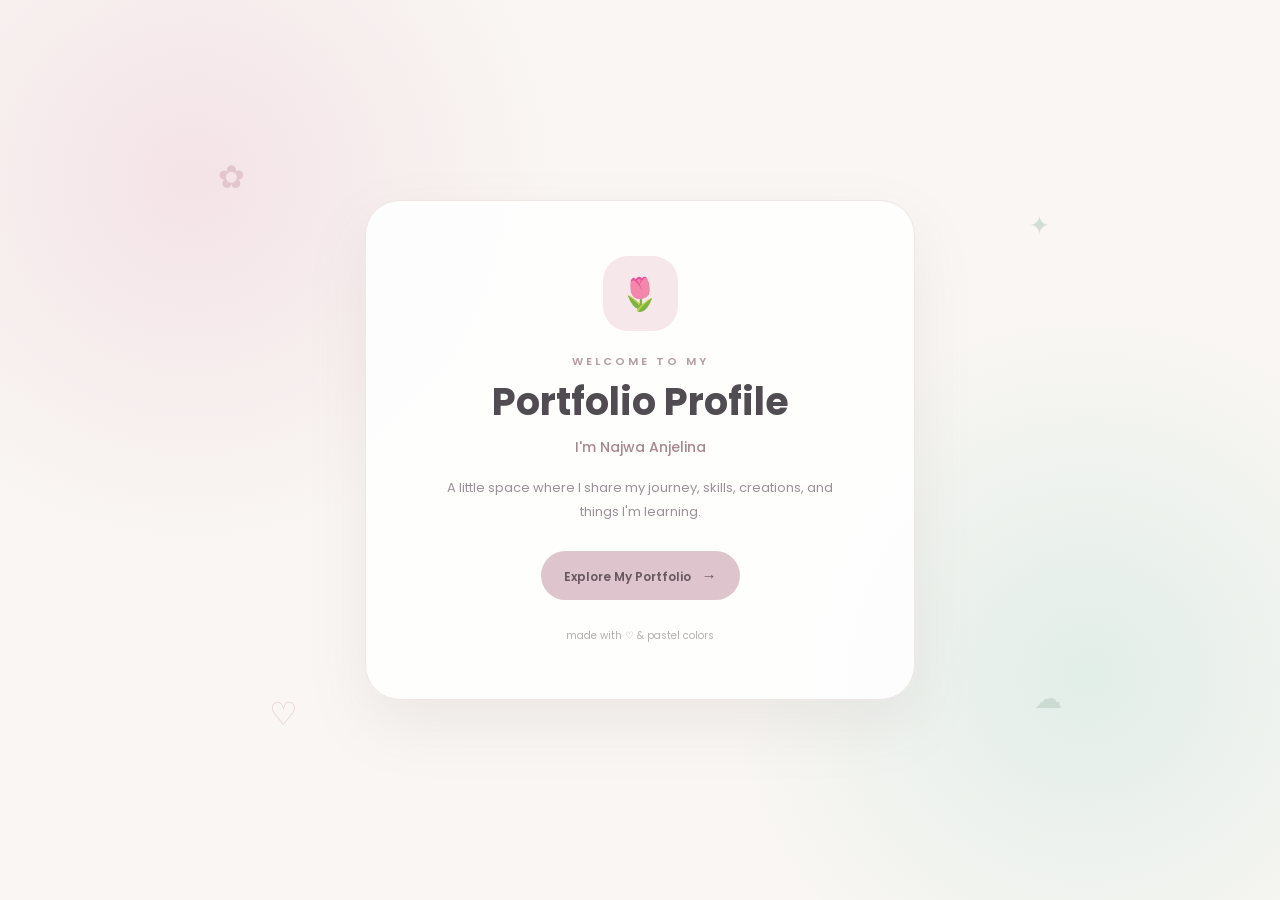
<file: index.html>
<!DOCTYPE html>
<html lang="id">
<head>
    <meta charset="UTF-8">
    <meta name="viewport" content="width=device-width, initial-scale=1.0">

    <title>Welcome | Najwa's Portfolio</title>

    <link rel="stylesheet" href="welcome.css">

    <link rel="preconnect" href="https://fonts.googleapis.com">
    <link rel="preconnect" href="https://fonts.gstatic.com" crossorigin>

    <link
        href="https://fonts.googleapis.com/css2?family=Poppins:wght@400;500;600;700&display=swap"
        rel="stylesheet"
    >
</head>

<body>

    <main class="welcome-page">

        <!-- Dekorasi -->
        <div class="decor decor-one">✿</div>
        <div class="decor decor-two">✦</div>
        <div class="decor decor-three">♡</div>
        <div class="decor decor-four">☁</div>


        <!-- Welcome Card -->
        <section class="welcome-card">

            <div class="flower-icon">
                🌷
            </div>

            <p class="mini-title">
                WELCOME TO MY
            </p>

            <h1>
                Portfolio Profile
            </h1>

            <p class="name">
                I'm Najwa Anjelina 
            </p>

            <p class="description">
                A little space where I share my journey,
                skills, creations, and things I'm learning.
            </p>

            <button id="exploreButton">
                Explore My Portfolio
                <span>→</span>
            </button>

            <p class="bottom-text">
                made with ♡ & pastel colors
            </p>

        </section>

    </main>

    <!-- LOADING SAAT MASUK PORTFOLIO -->
    <div class="loading-screen" id="loadingScreen">

        <div class="loading-content">

            <div class="loading-flower">
                ✿
            </div>

            <h2>Just a moment . . .</h2>

            <p>Preparing your little space :D</p>

            <div class="loading-bar">
                <div id="loadingProgress"></div>
            </div>

        </div>

    </div>

<script src="welcome.js"></script>

</body>
</html>
</file>
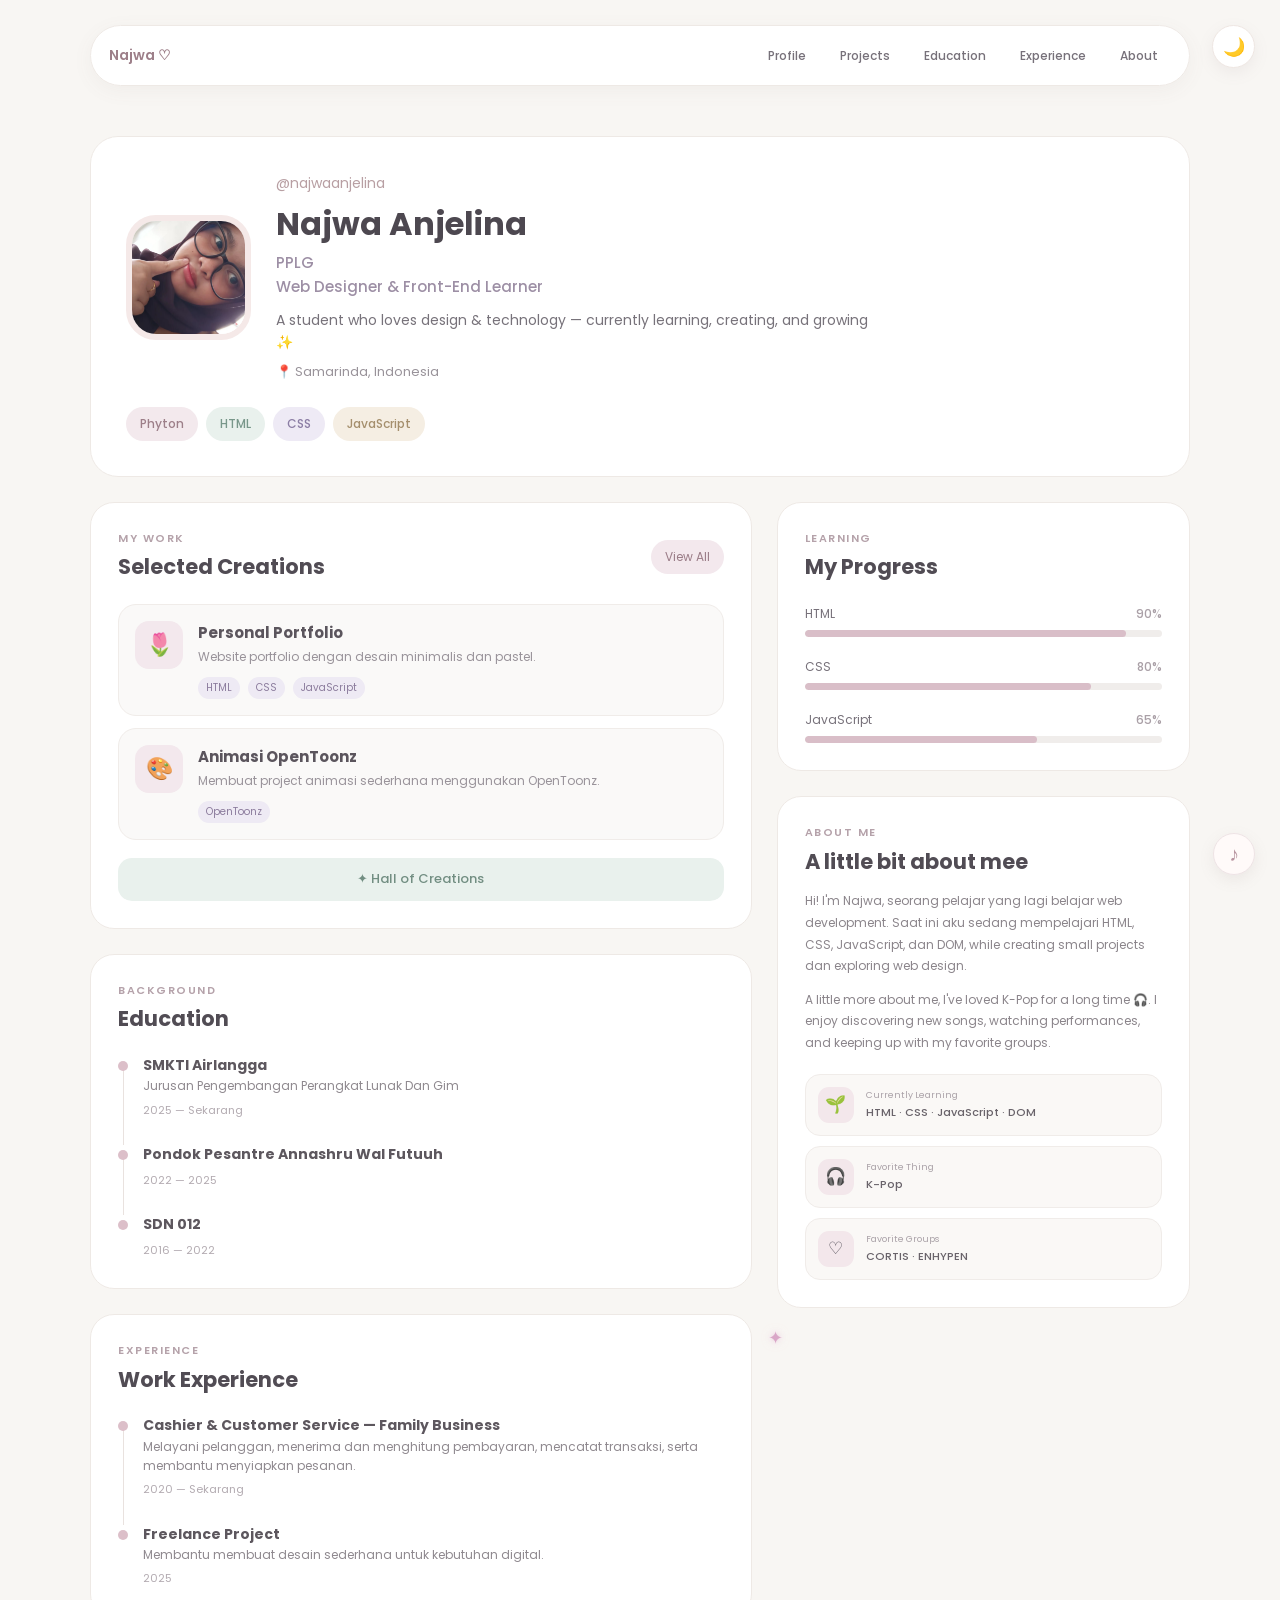
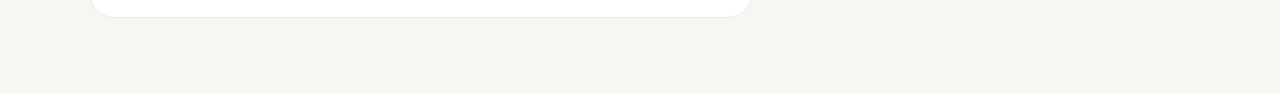
<file: index1.html>
<!DOCTYPE html>
<html lang="id">
<head>
    <meta charset="UTF-8">
    <meta name="viewport" content="width=device-width, initial-scale=1.0">
    <title>Public Portfolio Profile</title>

    <link rel="stylesheet" href="stylee.css">

    <link rel="preconnect" href="https://fonts.googleapis.com">
    <link rel="preconnect" href="https://fonts.gstatic.com" crossorigin>
    <link href="https://fonts.googleapis.com/css2?family=Poppins:wght@400;500;600;700&display=swap" rel="stylesheet">
</head>

<body>

    <div id="flower-container"></div>

        <!-- NAVIGATION -->
    <nav class="navbar">
        <div class="nav-logo">Najwa ♡</div>

        <button class="menu-toggle" id="menuToggle">☰</button>

        <div class="nav-links" id="navLinks">
            <a href="#home">Profile</a>
            <a href="#projects">Projects</a>
            <a href="#education">Education</a>
            <a href="#experience">Experience</a>
            <a href="#about">About</a>
        </div>
    </nav>
        <main class="container">

            <!-- THEME BUTTON -->
        <button id="themeButton" class="theme-button">
            🌙
        </button>

        <!-- PROFILE -->
        <section class="profile-card" id="home">

            <div class="profile-top">
                <img 
                    src="fotoku.jpeg" 
                    class="profile-photo"
                >

                <div class="profile-info">
                    <p class="username">@najwaanjelina</p>
                    <h1>Najwa Anjelina</h1>
                    <p class="role"></p>
                    <p class="role">PPLG</p>
                    <p class="role">Web Designer & Front-End Learner</p>

                    <p class="bio">
                        A student who loves design & technology — currently learning, 
                        creating, and growing ✨
                    </p>

                    <p class="location">📍 Samarinda, Indonesia</p>
                </div>
            </div>

            <!-- SKILLS -->
            <div class="skills">
                <span>Phyton</span>
                <span>HTML</span>
                <span>CSS</span>
                <span>JavaScript</span>
            </div>

        </section>


        <!-- CONTENT GRID -->
        <div class="content-grid">

            <!-- LEFT -->
            <div>

                <!-- PROJECT -->
                <section class="section-card" id="projects">
                    <div class="section-title">
                        <div>
                            <p class="small-title">MY WORK</p>
                            <h2>Selected Creations</h2>
                        </div>

                        <button id="allProjectBtn">View All</button>
                    </div>

                    <div class="projects" id="projectContainer">

                        <article class="project">
                            <div class="project-icon">🌷</div>

                            <div>
                                <h3>Personal Portfolio</h3>
                                <p>
                                    Website portfolio dengan desain
                                    minimalis dan pastel.
                                </p>

                                <span class="project-tag">HTML</span>
                                <span class="project-tag">CSS</span>
                                <span class="project-tag">JavaScript</span>
                            </div>
                        </article>


                        <article class="project">
                            <div class="project-icon">🎨</div>

                            <div>
                                <h3>Animasi OpenToonz</h3>
                                <p>
                                    Membuat project animasi sederhana menggunakan OpenToonz.
                                </p>

                                <span class="project-tag">OpenToonz</span>
                            </div>
                        </article>


                        <article class="project hidden-project">
                            <div class="project-icon">☁️</div>

                            <div>
                                <h3>Infografis Etika Digital</h3>
                                <p>
                                    Membuat desain infografis tentang penggunaan gadget secara bijak.
                                </p>

                                <span class="project-tag">Canva</span>
                            </div>
                        </article>

                    </div>

                    <a href="#" class="creation-button">
                        ✦ Hall of Creations
                    </a>
                </section>


                <!-- EDUCATION -->
                <section class="section-card" id="education">
                    <p class="small-title">BACKGROUND</p>
                    <h2>Education</h2>

                    <div class="timeline">

                        <div class="timeline-item">
                            <div class="dot"></div>

                            <div>
                                <h3>SMKTI Airlangga</h3>
                                <p>Jurusan Pengembangan Perangkat Lunak Dan Gim</p>
                                <span>2025 — Sekarang</span>
                            </div>
                        </div>

                        <div class="timeline-item">
                            <div class="dot"></div>

                            <div>
                                <h3>Pondok Pesantre Annashru Wal Futuuh</h3>
                                <span>2022 — 2025</span>
                            </div>
                        </div>

                        <div class="timeline-item">
                            <div class="dot"></div>

                            <div>
                                <h3>SDN 012</h3>
                                <span>2016 — 2022</span>
                            </div>
                        </div>

                    </div>
                </section>


                <!-- WORK -->
                <section class="section-card" id="experience">
                    <p class="small-title">EXPERIENCE</p>
                    <h2>Work Experience</h2>

                    <div class="timeline">

                        <div class="timeline-item">
                            <div class="dot"></div>

                            <div>
                                <h3>Cashier & Customer Service — Family Business</h3>
                                <p>
                                    Melayani pelanggan, menerima dan menghitung pembayaran, mencatat transaksi, serta membantu menyiapkan pesanan.
                                </p>
                                <span>2020 — Sekarang</span>
                            </div>
                        </div>

                        <div class="timeline-item">
                            <div class="dot"></div>

                            <div>
                                <h3>Freelance Project</h3>
                                <p>
                                    Membantu membuat desain sederhana
                                    untuk kebutuhan digital.
                                </p>
                                <span>2025</span>
                            </div>
                        </div>

                    </div>
                </section>

            </div>


            <!-- RIGHT -->
            <aside>

                <!-- LEARNING -->
                <section class="section-card" id="learning">

                    <p class="small-title">LEARNING</p>
                    <h2>My Progress</h2>

                    <div class="progress-item">
                        <div class="progress-label">
                            <span>HTML</span>
                            <b>90%</b>
                        </div>

                        <div class="progress">
                            <div style="width:90%"></div>
                        </div>
                    </div>


                    <div class="progress-item">
                        <div class="progress-label">
                            <span>CSS</span>
                            <b>80%</b>
                        </div>

                        <div class="progress">
                            <div style="width:80%"></div>
                        </div>
                    </div>


                    <div class="progress-item">
                        <div class="progress-label">
                            <span>JavaScript</span>
                            <b>65%</b>
                        </div>

                        <div class="progress">
                            <div style="width:65%"></div>
                        </div>
                    </div>

                </section>


                <!-- ABOUT -->
                <section class="section-card about" id="about">

                    <p class="small-title">ABOUT ME</p>

                    <h2>A little bit about mee</h2>

                    <p class="about-text">
                        Hi! I'm Najwa, seorang pelajar yang lagi belajar web development. Saat ini aku sedang mempelajari HTML, CSS, JavaScript, dan DOM, while creating small projects dan exploring web design.
                    </p>

                    <p class="about-text">
                        A little more about me, I've loved K-Pop for a long time 🎧.
                        I enjoy discovering new songs, watching performances,
                        and keeping up with my favorite groups.
                    </p>


                    <!-- ABOUT MINI CARDS -->
                    <div class="about-cards">

                        <div class="about-box">
                            <span class="about-icon">🌱</span>

                            <div>
                                <small>Currently Learning</small>
                                <b>HTML · CSS · JavaScript · DOM</b>
                            </div>
                        </div>


                        <div class="about-box">
                            <span class="about-icon">🎧</span>

                            <div>
                                <small>Favorite Thing</small>
                                <b>K-Pop</b>
                            </div>
                        </div>


                        <div class="about-box">
                            <span class="about-icon">♡</span>

                            <div>
                                <small>Favorite Groups</small>
                                <b>CORTIS · ENHYPEN</b>
                            </div>
                        </div>

                    </div>

                </section>

        <!-- MUSIC BUTTON -->
    <button id="musicButton" class="music-button">
        ♪
    </button>

    <audio id="backgroundMusic" loop>
        <source src="music.mp3" type="audio/mpeg">
    </audio>

<script src="script.js"></script>

    <div class="cursor"></div>

    <script>
    const cursor = document.querySelector(".cursor");

    document.addEventListener("mousemove", (e) => {
    cursor.style.left = e.clientX + "px";
    cursor.style.top = e.clientY + "px";

    const sparkle = document.createElement("div");
    sparkle.className = "cursor-dot";
    sparkle.textContent = "✧";

    sparkle.style.left = e.clientX + "px";
    sparkle.style.top = e.clientY + "px";

    document.body.appendChild(sparkle);

    setTimeout(() => {
        sparkle.remove();
    }, 800);
    });

</script>
</body>
</html>
</file>
<file: welcome.css>
* {
    margin: 0;
    padding: 0;
    box-sizing: border-box;
}

body {
    font-family: "Poppins", sans-serif;
    color: #5c555c;
}


/* =========================
   WELCOME PAGE
========================= */

.welcome-page {
    min-height: 100vh;

    display: flex;
    justify-content: center;
    align-items: center;

    position: relative;
    overflow: hidden;

    padding: 20px;

    background:
        radial-gradient(
            circle at 15% 20%,
            #f4e3e7 0,
            transparent 28%
        ),
        radial-gradient(
            circle at 85% 75%,
            #e2eee8 0,
            transparent 28%
        ),
        #f9f6f3;

    transition: opacity 0.7s ease;
}


/* =========================
   CARD
========================= */

.welcome-card {
    width: 100%;
    max-width: 550px;

    text-align: center;

    background: rgba(255, 255, 255, 0.88);

    border: 1px solid #eee7e4;

    border-radius: 35px;

    padding: 55px 45px;

    box-shadow:
        0 25px 60px rgba(150, 130, 135, 0.12);

    position: relative;

    z-index: 2;

    animation: cardAppear 1s ease;
}


/* =========================
   FLOWER
========================= */

.flower-icon {
    width: 75px;
    height: 75px;

    display: flex;
    justify-content: center;
    align-items: center;

    margin: 0 auto 22px;

    background: #f5e7ea;

    border-radius: 25px;

    font-size: 32px;

    animation: floating 3s ease-in-out infinite;
}


/* =========================
   TEXT
========================= */

.mini-title {
    font-size: 11px;

    letter-spacing: 3px;

    color: #b49ca5;

    font-weight: 600;
}

h1 {
    font-size: 38px;

    color: #514b52;

    margin-top: 3px;
}

.name {
    color: #a98792;

    font-size: 14px;

    font-weight: 500;

    margin-top: 7px;
}

.description {
    max-width: 390px;

    margin: 18px auto 28px;

    color: #999198;

    font-size: 13px;

    line-height: 1.8;
}


/* =========================
   BUTTON
========================= */

#exploreButton {
    border: none;

    padding: 13px 23px;

    border-radius: 50px;

    background: #dec4cd;

    color: #675860;

    font-family: "Poppins", sans-serif;

    font-size: 12px;

    font-weight: 600;

    cursor: pointer;

    transition: all 0.25s ease;
}

#exploreButton span {
    margin-left: 8px;

    font-size: 15px;
}

#exploreButton:hover {
    transform: translateY(-3px);

    background: #d6bac4;

    box-shadow:
        0 10px 22px rgba(180, 145, 155, 0.2);
}

#exploreButton:active {
    transform: translateY(0);
}


/* =========================
   BOTTOM TEXT
========================= */

.bottom-text {
    margin-top: 28px;

    color: #b5adb2;

    font-size: 10px;
}


/* =========================
   DECORATION
========================= */

.decor {
    position: absolute;

    z-index: 1;

    user-select: none;

    opacity: 0.55;
}

.decor-one {
    top: 17%;
    left: 17%;

    color: #d5adb8;

    font-size: 32px;

    animation: floating 4s ease-in-out infinite;
}

.decor-two {
    top: 23%;
    right: 18%;

    color: #b7cabc;

    font-size: 25px;
}

.decor-three {
    bottom: 18%;
    left: 21%;

    color: #d8b8c2;

    font-size: 32px;

    animation: floating 3.5s ease-in-out infinite;
}

.decor-four {
    bottom: 20%;
    right: 17%;

    color: #b8c9c0;

    font-size: 28px;

    animation: floating 4.5s ease-in-out infinite;
}


/* =========================
   ANIMATION
========================= */

@keyframes cardAppear {

    from {
        opacity: 0;
        transform: translateY(20px);
    }

    to {
        opacity: 1;
        transform: translateY(0);
    }
}


@keyframes floating {

    0%,
    100% {
        transform: translateY(0);
    }

    50% {
        transform: translateY(-7px);
    }
}


/* =========================
   EXIT ANIMATION
========================= */

.welcome-page.exit {
    opacity: 0;

    pointer-events: none;
}


/* =========================
   MOBILE
========================= */

@media (max-width: 600px) {

    .welcome-card {
        padding: 42px 25px;

        border-radius: 28px;
    }

    .flower-icon {
        width: 65px;
        height: 65px;

        font-size: 28px;
    }

    h1 {
        font-size: 30px;
    }

    .name {
        font-size: 13px;
    }

    .description {
        font-size: 12px;
    }

    .decor-one {
        left: 7%;
    }

    .decor-two {
        right: 7%;
    }

    .decor-three {
        left: 8%;
    }

    .decor-four {
        right: 7%;
    }
}

/* =========================
   LOADING SCREEN
========================= */

.loading-screen {
    position: fixed;

    inset: 0;

    z-index: 9999;

    display: flex;
    justify-content: center;
    align-items: center;

    background: #f9f6f3;

    opacity: 0;
    visibility: hidden;

    transition: opacity 0.5s ease;
}

.loading-screen.show {
    opacity: 1;
    visibility: visible;
}

.loading-content {
    text-align: center;
}

.loading-flower {
    width: 65px;
    height: 65px;

    margin: 0 auto 18px;

    display: flex;
    justify-content: center;
    align-items: center;

    background: #f5e7ea;

    border-radius: 22px;

    color: #c69eaa;

    font-size: 28px;

    animation: loadingSpin 1.5s ease-in-out infinite;
}

.loading-content h2 {
    font-size: 18px;

    color: #5c555c;

    font-weight: 600;
}

.loading-content p {
    margin-top: 5px;

    color: #aaa1a7;

    font-size: 11px;
}


/* Loading bar */

.loading-bar {
    width: 180px;
    height: 6px;

    margin: 20px auto 0;

    background: #eee7e5;

    border-radius: 20px;

    overflow: hidden;
}

#loadingProgress {
    width: 0%;
    height: 100%;

    background: #dcbfc8;

    border-radius: 20px;

    transition: width 0.1s linear;
}


/* Loading animation */

@keyframes loadingSpin {

    0% {
        transform: rotate(0deg);
    }

    50% {
        transform: rotate(12deg) scale(1.05);
    }

    100% {
        transform: rotate(0deg);
    }
}
</file>
<file: stylee.css>
* {
    margin: 0;
    padding: 0;
    box-sizing: border-box;
}

body {
    font-family: "Poppins", sans-serif;
    background: #f8f6f3;
    color: #55505a;
    line-height: 1.6;
}

/* ================= NAVIGATION ================= */

.navbar {
    width: 90%;
    max-width: 1100px;
    margin: 25px auto 0;

    background: rgba(255, 255, 255, 0.95);
    border: 1px solid #eee9e5;
    border-radius: 50px;

    padding: 12px 18px;

    display: flex;
    align-items: center;
    justify-content: space-between;

    position: sticky;
    top: 15px;
    z-index: 1000;

    box-shadow: 0 5px 20px rgba(120, 100, 110, 0.06);
}

.nav-logo {
    color: #9d7f89;
    font-size: 14px;
    font-weight: 600;
}

.nav-links {
    display: flex;
    align-items: center;
    gap: 8px;
}

.nav-links a {
    text-decoration: none;
    color: #77717a;

    font-size: 12px;
    font-weight: 500;

    padding: 8px 13px;
    border-radius: 50px;

    transition: 0.2s;
}

.nav-links a:hover {
    background: #f3e8ed;
    color: #9a7c87;
}

.menu-toggle {
    display: none;

    border: none;
    background: #f3e8ed;
    color: #9a7c87;

    width: 35px;
    height: 35px;

    border-radius: 50%;

    cursor: pointer;
    font-size: 16px;
}

/* Smooth scroll */

html {
    scroll-behavior: smooth;
}

/* Jarak ketika navigasi menuju section */

#home,
#projects,
#education,
#experience,
#about {
    scroll-margin-top: 100px;
}

.container {
    width: 90%;
    max-width: 1100px;
    margin: 50px auto;
}


/* ================= PROFILE ================= */

.profile-card {
    background: #ffffff;
    border: 1px solid #eee9e5;
    border-radius: 28px;
    padding: 35px;
    margin-bottom: 25px;
}

.profile-top {
    display: flex;
    align-items: center;
    gap: 25px;
}

.profile-photo {
    width: 125px;
    height: 125px;
    border-radius: 30px;
    object-fit: cover;
    border: 6px solid #f5e9e8;
}

.username {
    color: #b89fa3;
    font-size: 14px;
    margin-bottom: 3px;
}

.profile-info h1 {
    font-size: 32px;
    color: #4d4850;
    margin-bottom: 2px;
}

.role {
    color: #9d8fa5;
    font-size: 15px;
    font-weight: 500;
}

.bio {
    max-width: 600px;
    font-size: 14px;
    margin-top: 10px;
    color: #77727a;
}

.location {
    margin-top: 8px;
    font-size: 13px;
    color: #99939a;
}


/* ================= SKILLS ================= */

.skills {
    display: flex;
    flex-wrap: wrap;
    gap: 8px;
    margin-top: 25px;
}

.skills span {
    background: #f3e9ed;
    color: #9d7f89;
    padding: 7px 14px;
    border-radius: 50px;
    font-size: 12px;
    font-weight: 500;
}

.skills span:nth-child(2) {
    background: #e9f1ed;
    color: #78978a;
}

.skills span:nth-child(3) {
    background: #eeeaf5;
    color: #8b7da4;
}

.skills span:nth-child(4) {
    background: #f5eee3;
    color: #a58f6d;
}


/* ================= GRID ================= */

.content-grid {
    display: grid;
    grid-template-columns: 1.6fr 1fr;
    gap: 25px;
}


/* ================= CARD ================= */

.section-card {
    background: #ffffff;
    border: 1px solid #eee9e5;
    border-radius: 24px;
    padding: 27px;
    margin-bottom: 25px;
}

.section-title {
    display: flex;
    justify-content: space-between;
    align-items: center;
    margin-bottom: 20px;
}

.small-title {
    color: #b5a2aa;
    font-size: 11px;
    font-weight: 600;
    letter-spacing: 1.5px;
    margin-bottom: 3px;
}

h2 {
    font-size: 21px;
    color: #514c54;
}

.section-title button {
    border: none;
    background: #f3e8ed;
    color: #9a7c87;
    padding: 8px 14px;
    border-radius: 50px;
    cursor: pointer;
    font-family: inherit;
    font-size: 12px;
}

.section-title button:hover {
    background: #eadce2;
}


/* ================= PROJECT ================= */

.projects {
    display: flex;
    flex-direction: column;
    gap: 12px;
}

.project {
    display: flex;
    gap: 15px;
    padding: 16px;
    background: #faf9f8;
    border-radius: 18px;
    border: 1px solid #f0ece9;
    transition: 0.2s;
}

.project:hover {
    transform: translateY(-2px);
    border-color: #e6d8dd;
}

.project-icon {
    width: 48px;
    height: 48px;
    min-width: 48px;
    display: flex;
    justify-content: center;
    align-items: center;
    background: #f3e8ed;
    border-radius: 14px;
    font-size: 22px;
}

.project h3 {
    color: #5b555d;
    font-size: 15px;
    margin-bottom: 2px;
}

.project p {
    color: #99939a;
    font-size: 12px;
    margin-bottom: 7px;
}

.project-tag {
    display: inline-block;
    background: #eeeaf4;
    color: #8c7c9d;
    padding: 3px 8px;
    border-radius: 20px;
    font-size: 10px;
    margin-right: 4px;
}

.creation-button {
    display: block;
    text-align: center;
    text-decoration: none;
    margin-top: 18px;
    padding: 11px;
    border-radius: 14px;
    background: #e9f1ed;
    color: #728e82;
    font-size: 13px;
    font-weight: 500;
}

.creation-button:hover {
    background: #dfeae5;
}

.hidden-project {
    display: none;
}


/* ================= TIMELINE ================= */

.timeline {
    margin-top: 18px;
}

.timeline-item {
    display: flex;
    gap: 15px;
    position: relative;
    padding-bottom: 22px;
}

.timeline-item:last-child {
    padding-bottom: 0;
}

.timeline-item:not(:last-child)::before {
    content: "";
    position: absolute;
    width: 1px;
    height: calc(100% - 8px);
    background: #e9e2df;
    left: 5px;
    top: 10px;
}

.dot {
    width: 10px;
    height: 10px;
    background: #dcbfc9;
    border-radius: 50%;
    margin-top: 7px;
    position: relative;
    z-index: 2;
    min-width: 10px;
}

.timeline-item h3 {
    color: #5d575e;
    font-size: 14px;
}

.timeline-item p {
    color: #8f898f;
    font-size: 12px;
}

.timeline-item span {
    color: #b3abb1;
    font-size: 11px;
}


/* ================= PROGRESS ================= */

.progress-item {
    margin-top: 20px;
}

.progress-label {
    display: flex;
    justify-content: space-between;
    font-size: 12px;
    margin-bottom: 7px;
}

.progress-label span {
    color: #77717a;
}

.progress-label b {
    color: #aaa0a7;
    font-weight: 500;
}

.progress {
    height: 7px;
    background: #f0edeb;
    border-radius: 20px;
    overflow: hidden;
}

.progress div {
    height: 100%;
    background: #d9bec8;
    border-radius: 20px;
}


/* ================= ABOUT ================= */

.about > p:not(.small-title) {
    margin-top: 12px;
    font-size: 12px;
    color: #8b858b;
}

.about-info {
    display: flex;
    flex-direction: column;
    gap: 12px;
    margin-top: 20px;
}

.about-info div {
    padding: 11px 13px;
    background: #faf8f6;
    border-radius: 12px;
}

.about-info span {
    display: block;
    color: #aaa2a8;
    font-size: 10px;
}

.about-info b {
    color: #69636a;
    font-size: 12px;
    font-weight: 500;
}


/* ================= FOOTER ================= */

footer {
    text-align: center;
    color: #aaa3a9;
    font-size: 11px;
    padding: 10px;
}


/* ================= MOBILE ================= */

@media (max-width: 750px) {

    .container {
        width: 92%;
        margin: 25px auto;
    }

    .profile-card {
        padding: 23px;
        border-radius: 22px;
    }

    .profile-top {
        align-items: flex-start;
    }

    .profile-photo {
        width: 85px;
        height: 85px;
        border-radius: 22px;
    }

    .profile-info h1 {
        font-size: 23px;
    }

    .role {
        font-size: 12px;
    }

    .bio {
        font-size: 12px;
    }

    .content-grid {
        grid-template-columns: 1fr;
        gap: 0;
    }

    .section-card {
        padding: 22px;
        border-radius: 20px;
    }
}


@media (max-width: 480px) {

    .profile-top {
        flex-direction: column;
    }

    .profile-photo {
        width: 95px;
        height: 95px;
    }

    .profile-info h1 {
        font-size: 25px;
    }

    .section-title {
        align-items: flex-end;
    }

    .section-title button {
        font-size: 10px;
        padding: 7px 11px;
    }

    .project {
        padding: 13px;
    }
}

/* =========================
   THEME BUTTON
========================= */

.theme-button {
    position: fixed;

    top: 25px;
    right: 25px;

    width: 43px;
    height: 43px;

    border: 1px solid #eee6e2;

    border-radius: 50%;

    background: #ffffff;

    cursor: pointer;

    font-size: 18px;

    display: flex;
    justify-content: center;
    align-items: center;

    box-shadow: 0 5px 15px rgba(150, 130, 135, 0.10);

    transition: 0.25s;

    z-index: 100;
}

.theme-button:hover {
    transform: translateY(-2px) rotate(8deg);
}


/* =========================
   DARK MODE
========================= */

body.dark-mode {
    background: #29272b;
    color: #ddd7dc;
}


/* Background */

body.dark-mode .profile-card,
body.dark-mode .section-card {
    background: #353238;

    border-color: #464148;
}


/* Text */

body.dark-mode .profile-info h1,
body.dark-mode h2 {
    color: #f0e9ed;
}

body.dark-mode .bio,
body.dark-mode .timeline-item p,
body.dark-mode .about > p:not(.small-title) {
    color: #bdb5bc;
}

body.dark-mode .username,
body.dark-mode .small-title {
    color: #c3a7b1;
}

body.dark-mode .role {
    color: #b8a7c1;
}

body.dark-mode .location {
    color: #aaa2aa;
}


/* Skills */

body.dark-mode .skills span {
    background: #493e45;
    color: #d6b9c4;
}

body.dark-mode .skills span:nth-child(2) {
    background: #3d4943;
    color: #b9d0c4;
}

body.dark-mode .skills span:nth-child(3) {
    background: #443f4d;
    color: #c4b7d6;
}

body.dark-mode .skills span:nth-child(4) {
    background: #4b4439;
    color: #d4c19d;
}


/* Projects */

body.dark-mode .project {
    background: #302e33;
    border-color: #464148;
}

body.dark-mode .project h3 {
    color: #e5dfe3;
}

body.dark-mode .project p {
    color: #aaa2aa;
}

body.dark-mode .project-icon {
    background: #463b42;
}


/* Project tags */

body.dark-mode .project-tag {
    background: #443e4b;
    color: #c7b9d5;
}


/* View All */

body.dark-mode .section-title button {
    background: #493e45;
    color: #d4b8c1;
}


/* Hall of Creations */

body.dark-mode .creation-button {
    background: #3d4943;
    color: #bcd1c5;
}


/* Timeline */

body.dark-mode .timeline-item:not(:last-child)::before {
    background: #514b51;
}

body.dark-mode .dot {
    background: #c6a4af;
}


/* Progress */

body.dark-mode .progress {
    background: #4a464b;
}

body.dark-mode .progress div {
    background: #c7a5b0;
}

body.dark-mode .progress-label span {
    color: #c5bdc3;
}

body.dark-mode .progress-label b {
    color: #aaa2aa;
}


/* About */

body.dark-mode .about-info div {
    background: #302e33;
}

body.dark-mode .about-info span {
    color: #aaa2aa;
}

body.dark-mode .about-info b {
    color: #ddd6db;
}


/* Footer */

body.dark-mode footer {
    color: #969096;
}


/* Theme Button */

body.dark-mode .theme-button {
    background: #3b383e;
    border-color: #514c52;
}

/* =========================
   NEW ABOUT ME
========================= */

.about-text {
    margin-top: 13px;

    font-size: 12px;

    line-height: 1.8;

    color: #8b858b;
}


/* ABOUT CARDS */

.about-cards {
    display: flex;
    flex-direction: column;

    gap: 10px;

    margin-top: 20px;
}


.about-box {
    display: flex;

    align-items: center;

    gap: 12px;

    padding: 12px;

    background: #faf8f6;

    border: 1px solid #f0ece9;

    border-radius: 15px;

    transition: 0.2s;
}


.about-box:hover {
    transform: translateX(3px);

    border-color: #e5d5da;
}


.about-icon {
    width: 36px;
    height: 36px;

    min-width: 36px;

    display: flex;
    justify-content: center;
    align-items: center;

    background: #f3e7eb;

    border-radius: 11px;

    font-size: 17px;
}


.about-box small {
    display: block;

    color: #aaa2a8;

    font-size: 9px;

    margin-bottom: 2px;
}


.about-box b {
    display: block;

    color: #69636a;

    font-size: 11px;

    font-weight: 500;
}


/* =========================
   DARK MODE ABOUT
========================= */

body.dark-mode .about-text {
    color: #bdb5bc;
}


body.dark-mode .about-box {
    background: #302e33;

    border-color: #464148;
}


body.dark-mode .about-box:hover {
    border-color: #5a4e55;
}


body.dark-mode .about-icon {
    background: #463b42;
}


body.dark-mode .about-box small {
    color: #aaa2aa;
}


body.dark-mode .about-box b {
    color: #ddd6db;
}

/* =========================
   MUSIC BUTTON
========================= */

.music-button {
    position: fixed;

    bottom: 25px;
    right: 25px;

    width: 42px;
    height: 42px;

    border: 1px solid #eee3e5;

    border-radius: 50%;

    background: #fffaf9;

    color: #b895a0;

    font-size: 20px;

    cursor: pointer;

    display: flex;
    justify-content: center;
    align-items: center;

    box-shadow: 0 5px 15px rgba(150, 130, 135, 0.12);

    transition: 0.25s;

    z-index: 100;
}

.music-button:hover {
    transform: translateY(-3px) rotate(8deg);

    background: #f6e8eb;
}


/* Saat musik menyala */

.music-button.playing {
    background: #ead4da;

    color: #8e6d78;

    animation: musicFloat 1.5s ease-in-out infinite;
}


@keyframes musicFloat {

    0%,
    100% {
        transform: translateY(0);
    }

    50% {
        transform: translateY(-3px);
    }
}


/* DARK MODE */

body.dark-mode .music-button {
    background: #3b383e;

    border-color: #514c52;

    color: #c9aeb8;
}

body.dark-mode .music-button.playing {
    background: #51414a;

    color: #dfc0ca;
}

/* =========================
   FALLING FLOWERS
========================= */

#flower-container {
    position: fixed;
    inset: 0;

    pointer-events: none;

    overflow: hidden;

    z-index: 0;
}

.flower {
    position: absolute;

    top: -30px;

    color: #d9b8c2;

    font-size: 16px;

    opacity: 0.6;

    animation-name: fallingFlower;
    animation-timing-function: linear;
    animation-fill-mode: forwards;
}

@keyframes fallingFlower {

    0% {
        transform:
            translateY(-30px)
            rotate(0deg);
    }

    50% {
        transform:
            translateY(50vh)
            translateX(30px)
            rotate(180deg);
    }

    100% {
        transform:
            translateY(110vh)
            translateX(-30px)
            rotate(360deg);
    }
}


/* Biar portfolio tetap berada di atas bunga */

.container {
    position: relative;
    z-index: 1;
}

/* ✦ Custom Aesthetic Cursor */
body {
  cursor: none;
}

.cursor {
  position: fixed;
  width: 18px;
  height: 18px;
  pointer-events: none;
  z-index: 9999;
  transform: translate(-50%, -50%);
  font-size: 18px;
  color: #d9a7c7;
  transition: transform 0.08s ease;
}

.cursor::before {
  content: "✦";
  text-shadow:
    0 0 5px rgba(217, 167, 199, 0.5),
    0 0 10px rgba(255, 220, 240, 0.5);
}

.cursor-dot {
  position: fixed;
  pointer-events: none;
  font-size: 10px;
  color: #e8bfd7;
  z-index: 9998;
  animation: sparkle 0.8s ease-out forwards;
}

@keyframes sparkle {
  0% {
    opacity: 1;
    transform: scale(1) translateY(0);
  }

  100% {
    opacity: 0;
    transform: scale(0.3) translateY(-15px);
  }
}
</file>
